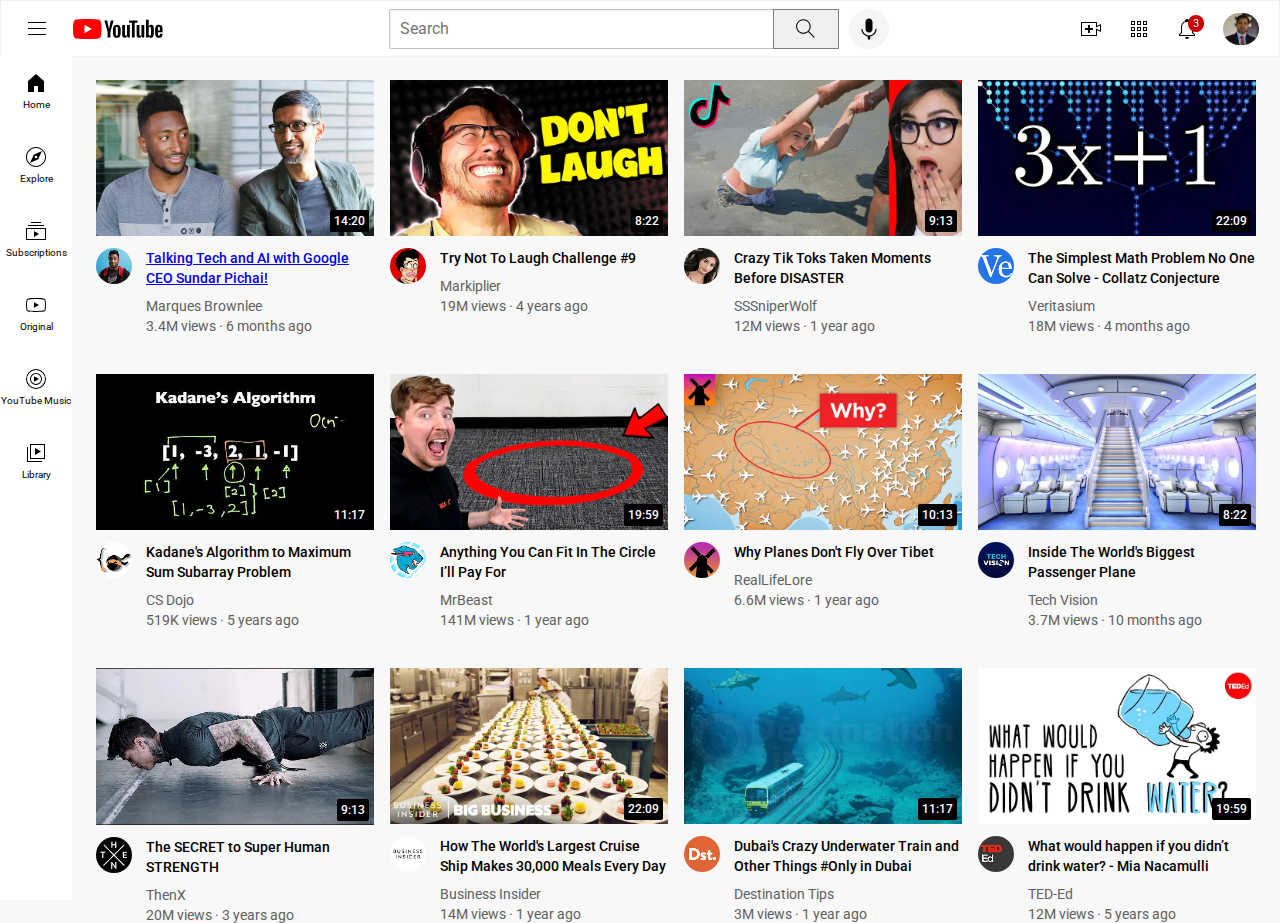
<file: index.html>
<!DOCTYPE html>

<head>
  <title>YouTube.com Clone</title>

  <link rel="preconnect" href="https://fonts.googleapis.com">
  <link rel="preconnect" href="https://fonts.gstatic.com" crossorigin>
  <link href="https://fonts.googleapis.com/css2?family=Roboto:ital,wght@0,100;0,300;0,400;0,500;0,700;0,900;1,100;1,300;1,400;1,500;1,700;1,900&display=swap" rel="stylesheet">

  <link rel="stylesheet" href="styles/header.css">
  <link rel="stylesheet" href="styles/general.css">
  <link rel="stylesheet" href="styles/video.css">
  <link rel="stylesheet" href="styles/sidebar.css">
</head>

<body>
  <div class="header">
    <div class="left-section">
      <img class="hamburger-menu" src="icons/hamburger-menu.svg">
      <img class="youtube-logo" src="icons/youtube-logo.svg">
    </div>

    <div class="middle-section">
      <input class="search-bar" type="text" placeholder="Search">
      <button class="search-button">
        <img class="search-icon" src="icons/search.svg"> 
        <div class="tooltip">Search</div>
      </button >
      <button class="voice-search-button">
        <img clas="voice-search-icon" src="icons/voice-search-icon.svg">
        <div class="tooltip">Search with your voice</div>
      </button>
    </div>
    <div class="right-section">
      <div class="upload-icon-container">
        <img class="upload-icon" src="icons/upload.svg">
        <div class="tooltip">Create</div>
      </div>
      <div class="youtube-apps-icon-container">
        <img class="youtube-apps-icon" src="icons/youtube-apps.svg">
        <div class="tooltip">YouTube apps</div>
      </div>
    
      <div class="notifications-icon-container">
        <img class="notifications-icon" src="icons/notifications.svg">
        <div class="tooltip">Notifications</div>
        <div class="notifications-count">3</div>
      </div>
      <img class="current-user-picture" src="channel-pictures/mukesh.jpg">
    </div>
  </div>
  
  <div class="sidebar">
    <div class="sidebar-link">
      <img src="icons/home.svg">
      <div>Home</div>
    </div>
    <div class="sidebar-link">
      <img src="icons/explore.svg">
      <div>Explore</div>
    </div>
    <div class="sidebar-link">
      <img src="icons/subscriptions.svg">
      <div>Subscriptions</div>
    </div>
    <div class="sidebar-link">
      <img src="icons/originals.svg">
      <div>Original</div>
    </div>
    <div class="sidebar-link">
      <img src="icons/youtube-music.svg">
      <div>YouTube Music</div>
    </div>
    <div class="sidebar-link">
      <img src="icons/library.svg">
      <div>Library</div>
    </div>
  </div>
<div class="video-grid">
  <div class="video-preview">
    <div class="thumbnail-row">
      <img class="thumbnail" src="thumbnails\thumbnail-1.webp">
      <div class="video-time">14:20</div>
    </div>
    <div class="channel-info-grid"> 
      <div class="channel-picture">
        <img class = "profile-picture" src="channel-pictures\channel-1.jpeg">
      </div>
      <div class = "video-info">
        <p class = "video-title">
          <a href="https://youtu.be/n2RNcPRtAiY?si=Jt8TqDCgQA2mBHvY"> 
            Talking Tech and AI with Google CEO Sundar Pichai!
          </a>
        </p>
        <p class = "video-author">
          Marques Brownlee
        </p>
        <p class ="video-stats">
          3.4M views &#xb7; 6 months ago
        </p>
      </div>
    </div>
  </div>

  <div class="video-preview">
    <div class="thumbnail-row">
      <img class="thumbnail" src="thumbnails\thumbnail-2.webp">
      <div class="video-time">8:22</div>
    </div>
    <div class="channel-info-grid"> 
      <div class="channel-picture">
        <img class = "profile-picture" src="channel-pictures\channel-2.jpeg">
      </div>
      <div class = "video-info">
        <p class = "video-title">
          Try Not To Laugh Challenge #9
        </p>

        <p class = "video-author">
          Markiplier
        </p>
        <p class ="video-stats">
          19M views &#xb7; 4 years ago
        </p>
      </div>
    </div> 
  </div>

  
  <div class="video-preview">
    <div class="thumbnail-row">
      <img class="thumbnail" src="thumbnails\thumbnail-3.webp">
      <div class="video-time">9:13</div>
    </div>
    <div class="channel-info-grid"> 
      <div class="channel-picture">
        <img class = "profile-picture" src="channel-pictures\channel-3.jpeg">
      </div>
      <div class = "video-info">
        <p class = "video-title">
          Crazy Tik Toks Taken Moments Before DISASTER
        </p>

        <p class = "video-author">
          SSSniperWolf
        </p>
        <p class ="video-stats">
          12M views &#xb7; 1 year ago
        </p>
      </div>
    </div>
  </div>

  <div class="video-preview">
    <div class="thumbnail-row">
      <img class="thumbnail" src="thumbnails\thumbnail-4.webp">
      <div class="video-time">22:09</div>
    </div>
    <div class="channel-info-grid"> 
      <div class="channel-picture">
        <img class = "profile-picture" src="channel-pictures\channel-4.jpeg">
      </div>
      <div class = "video-info">
        <p class = "video-title">
          The Simplest Math Problem No One Can Solve - Collatz Conjecture
        </p>

        <p class = "video-author">
          Veritasium
        </p>
        <p class ="video-stats">
          18M views &#xb7; 4 months ago
        </p>
      </div>
    </div>
  </div>

  
  <div class="video-preview">
    <div class="thumbnail-row">
      <img class="thumbnail" src="thumbnails\thumbnail-5.webp">
      <div class="video-time">11:17</div>
    </div>
    <div class="channel-info-grid"> 
      <div class="channel-picture">
        <img class = "profile-picture" src="channel-pictures\channel-5.jpeg">
      </div>
      <div class = "video-info">
        <p class = "video-title">
          Kadane's Algorithm to Maximum Sum Subarray Problem
        </p>

        <p class = "video-author">
          CS Dojo
        </p>
        <p class ="video-stats">
          519K views &#xb7; 5 years ago
        </p>
      </div>
    </div> 
  </div>

  <div class="video-preview">
    <div class="thumbnail-row">
      <img class="thumbnail" src="thumbnails\thumbnail-6.webp">
      <div class="video-time">19:59</div>
    </div>
    <div class="channel-info-grid"> 
      <div class="channel-picture">
        <img class = "profile-picture" src="channel-pictures\channel-6.jpeg">
      </div>
      <div class = "video-info">
        <p class = "video-title">
          Anything You Can Fit In The Circle I’ll Pay For
        </p>

        <p class = "video-author">
          MrBeast
        </p>
        <p class ="video-stats">
          141M views &#xb7; 1 year ago
        </p>
      </div>
    </div>
  </div>

  <div class="video-preview">
    <div class="thumbnail-row">
      <img class="thumbnail" src="thumbnails\thumbnail-7.webp">
      <div class="video-time">10:13</div>
    </div>
    <div class="channel-info-grid"> 
      <div class="channel-picture">
        <img class = "profile-picture" src="channel-pictures\channel-7.jpeg">
      </div>
      <div class = "video-info">
        <p class = "video-title">
          Why Planes Don't Fly Over Tibet
        </p>

        <p class = "video-author">
          RealLifeLore
        </p>
        <p class ="video-stats">
          6.6M views &#xb7; 1 year ago
        </p>
      </div>
    </div>
  </div>

  <div class="video-preview">
    <div class="thumbnail-row">
      <img class="thumbnail" src="thumbnails\thumbnail-8.webp">
      <div class="video-time">8:22</div>
    </div>
    <div class="channel-info-grid"> 
      <div class="channel-picture">
        <img class = "profile-picture" src="channel-pictures\channel-8.jpeg">
      </div>
      <div class = "video-info">
        <p class = "video-title">
          Inside The World's Biggest Passenger Plane
        </p>

        <p class = "video-author">
          Tech Vision
        </p>
        <p class ="video-stats">
          3.7M views &#xb7; 10 months ago
        </p>
      </div>
    </div> 
  </div>

  
  <div class="video-preview">
    <div class="thumbnail-row">
      <img class="thumbnail" src="thumbnails\thumbnail-9.webp">
      <div class="video-time">9:13</div>
    </div>
    <div class="channel-info-grid"> 
      <div class="channel-picture">
        <img class = "profile-picture" src="channel-pictures\channel-9.jpeg">
      </div>
      <div class = "video-info">
        <p class = "video-title">
          The SECRET to Super Human STRENGTH
        </p>

        <p class = "video-author">
          ThenX
        </p>
        <p class ="video-stats">
          20M views &#xb7; 3 years ago
        </p>
      </div>
    </div>
  </div>

  <div class="video-preview">
    <div class="thumbnail-row">
      <img class="thumbnail" src="thumbnails\thumbnail-10.webp">
      <div class="video-time">22:09</div>
    </div>
    <div class="channel-info-grid"> 
      <div class="channel-picture">
        <img class = "profile-picture" src="channel-pictures\channel-10.jpeg">
      </div>
      <div class = "video-info">
        <p class = "video-title">
          How The World's Largest Cruise Ship Makes 30,000 Meals Every Day
        </p>

        <p class = "video-author">
          Business Insider
        </p>
        <p class ="video-stats">
          14M views &#xb7; 1 year ago
        </p>
      </div>
    </div>
  </div>

  
  <div class="video-preview">
    <div class="thumbnail-row">
      <img class="thumbnail" src="thumbnails\thumbnail-11.webp">
      <div class="video-time">11:17</div>
    </div>
    <div class="channel-info-grid"> 
      <div class="channel-picture">
        <img class = "profile-picture" src="channel-pictures\channel-11.jpeg">
      </div>
      <div class = "video-info">
        <p class = "video-title">
          Dubai's Crazy Underwater Train and Other Things #Only in Dubai
        </p>

        <p class = "video-author">
          Destination Tips
        </p>
        <p class ="video-stats">
          3M views &#xb7; 1 year ago
        </p>
      </div>
    </div> 
  </div>

  <div class="video-preview">
    <div class="thumbnail-row">
      <img class="thumbnail" src="thumbnails\thumbnail-12.webp">
      <div class="video-time">19:59</div>
    </div>
    <div class="channel-info-grid"> 
      <div class="channel-picture">
        <img class = "profile-picture" src="channel-pictures\channel-12.jpeg">
      </div>
      <div class = "video-info">
        <p class = "video-title">
          What would happen if you didn’t drink water? - Mia Nacamulli
        </p>

        <p class = "video-author">
          TED-Ed
        </p>
        <p class ="video-stats">
          12M views &#xb7; 5 years ago
        </p>
      </div>
    </div>
  </div>

</div>

</body>
</html>
</file>
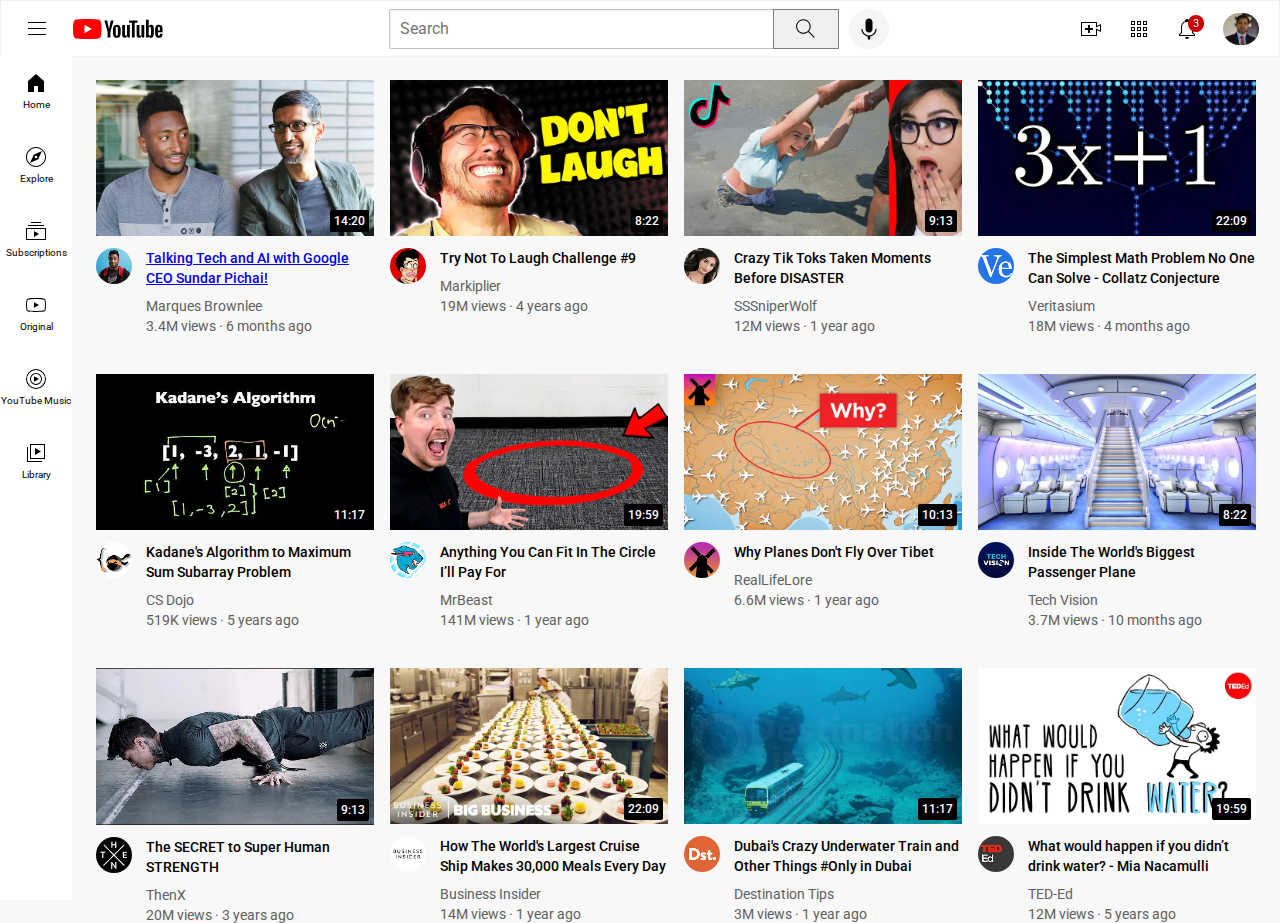
<file: youtube.html>
<!DOCTYPE html>

<head>
  <title>YouTube.com Clone</title>

  <link rel="preconnect" href="https://fonts.googleapis.com">
  <link rel="preconnect" href="https://fonts.gstatic.com" crossorigin>
  <link href="https://fonts.googleapis.com/css2?family=Roboto:ital,wght@0,100;0,300;0,400;0,500;0,700;0,900;1,100;1,300;1,400;1,500;1,700;1,900&display=swap" rel="stylesheet">

  <link rel="stylesheet" href="styles/header.css">
  <link rel="stylesheet" href="styles/general.css">
  <link rel="stylesheet" href="styles/video.css">
  <link rel="stylesheet" href="styles/sidebar.css">
</head>

<body>
  <div class="header">
    <div class="left-section">
      <img class="hamburger-menu" src="icons/hamburger-menu.svg">
      <img class="youtube-logo" src="icons/youtube-logo.svg">
    </div>

    <div class="middle-section">
      <input class="search-bar" type="text" placeholder="Search">
      <button class="search-button">
        <img class="search-icon" src="icons/search.svg"> 
        <div class="tooltip">Search</div>
      </button >
      <button class="voice-search-button">
        <img clas="voice-search-icon" src="icons/voice-search-icon.svg">
        <div class="tooltip">Search with your voice</div>
      </button>
    </div>
    <div class="right-section">
      <div class="upload-icon-container">
        <img class="upload-icon" src="icons/upload.svg">
        <div class="tooltip">Create</div>
      </div>
      <div class="youtube-apps-icon-container">
        <img class="youtube-apps-icon" src="icons/youtube-apps.svg">
        <div class="tooltip">YouTube apps</div>
      </div>
    
      <div class="notifications-icon-container">
        <img class="notifications-icon" src="icons/notifications.svg">
        <div class="tooltip">Notifications</div>
        <div class="notifications-count">3</div>
      </div>
      <img class="current-user-picture" src="channel-pictures/mukesh.jpg">
    </div>
  </div>
  
  <div class="sidebar">
    <div class="sidebar-link">
      <img src="icons/home.svg">
      <div>Home</div>
    </div>
    <div class="sidebar-link">
      <img src="icons/explore.svg">
      <div>Explore</div>
    </div>
    <div class="sidebar-link">
      <img src="icons/subscriptions.svg">
      <div>Subscriptions</div>
    </div>
    <div class="sidebar-link">
      <img src="icons/originals.svg">
      <div>Original</div>
    </div>
    <div class="sidebar-link">
      <img src="icons/youtube-music.svg">
      <div>YouTube Music</div>
    </div>
    <div class="sidebar-link">
      <img src="icons/library.svg">
      <div>Library</div>
    </div>
  </div>
<div class="video-grid">
  <div class="video-preview">
    <div class="thumbnail-row">
      <img class="thumbnail" src="thumbnails\thumbnail-1.webp">
      <div class="video-time">14:20</div>
    </div>
    <div class="channel-info-grid"> 
      <div class="channel-picture">
        <img class = "profile-picture" src="channel-pictures\channel-1.jpeg">
      </div>
      <div class = "video-info">
        <p class = "video-title">
          <a href="https://youtu.be/n2RNcPRtAiY?si=Jt8TqDCgQA2mBHvY"> 
            Talking Tech and AI with Google CEO Sundar Pichai!
          </a>
        </p>
        <p class = "video-author">
          Marques Brownlee
        </p>
        <p class ="video-stats">
          3.4M views &#xb7; 6 months ago
        </p>
      </div>
    </div>
  </div>

  <div class="video-preview">
    <div class="thumbnail-row">
      <img class="thumbnail" src="thumbnails\thumbnail-2.webp">
      <div class="video-time">8:22</div>
    </div>
    <div class="channel-info-grid"> 
      <div class="channel-picture">
        <img class = "profile-picture" src="channel-pictures\channel-2.jpeg">
      </div>
      <div class = "video-info">
        <p class = "video-title">
          Try Not To Laugh Challenge #9
        </p>

        <p class = "video-author">
          Markiplier
        </p>
        <p class ="video-stats">
          19M views &#xb7; 4 years ago
        </p>
      </div>
    </div> 
  </div>

  
  <div class="video-preview">
    <div class="thumbnail-row">
      <img class="thumbnail" src="thumbnails\thumbnail-3.webp">
      <div class="video-time">9:13</div>
    </div>
    <div class="channel-info-grid"> 
      <div class="channel-picture">
        <img class = "profile-picture" src="channel-pictures\channel-3.jpeg">
      </div>
      <div class = "video-info">
        <p class = "video-title">
          Crazy Tik Toks Taken Moments Before DISASTER
        </p>

        <p class = "video-author">
          SSSniperWolf
        </p>
        <p class ="video-stats">
          12M views &#xb7; 1 year ago
        </p>
      </div>
    </div>
  </div>

  <div class="video-preview">
    <div class="thumbnail-row">
      <img class="thumbnail" src="thumbnails\thumbnail-4.webp">
      <div class="video-time">22:09</div>
    </div>
    <div class="channel-info-grid"> 
      <div class="channel-picture">
        <img class = "profile-picture" src="channel-pictures\channel-4.jpeg">
      </div>
      <div class = "video-info">
        <p class = "video-title">
          The Simplest Math Problem No One Can Solve - Collatz Conjecture
        </p>

        <p class = "video-author">
          Veritasium
        </p>
        <p class ="video-stats">
          18M views &#xb7; 4 months ago
        </p>
      </div>
    </div>
  </div>

  
  <div class="video-preview">
    <div class="thumbnail-row">
      <img class="thumbnail" src="thumbnails\thumbnail-5.webp">
      <div class="video-time">11:17</div>
    </div>
    <div class="channel-info-grid"> 
      <div class="channel-picture">
        <img class = "profile-picture" src="channel-pictures\channel-5.jpeg">
      </div>
      <div class = "video-info">
        <p class = "video-title">
          Kadane's Algorithm to Maximum Sum Subarray Problem
        </p>

        <p class = "video-author">
          CS Dojo
        </p>
        <p class ="video-stats">
          519K views &#xb7; 5 years ago
        </p>
      </div>
    </div> 
  </div>

  <div class="video-preview">
    <div class="thumbnail-row">
      <img class="thumbnail" src="thumbnails\thumbnail-6.webp">
      <div class="video-time">19:59</div>
    </div>
    <div class="channel-info-grid"> 
      <div class="channel-picture">
        <img class = "profile-picture" src="channel-pictures\channel-6.jpeg">
      </div>
      <div class = "video-info">
        <p class = "video-title">
          Anything You Can Fit In The Circle I’ll Pay For
        </p>

        <p class = "video-author">
          MrBeast
        </p>
        <p class ="video-stats">
          141M views &#xb7; 1 year ago
        </p>
      </div>
    </div>
  </div>

  <div class="video-preview">
    <div class="thumbnail-row">
      <img class="thumbnail" src="thumbnails\thumbnail-7.webp">
      <div class="video-time">10:13</div>
    </div>
    <div class="channel-info-grid"> 
      <div class="channel-picture">
        <img class = "profile-picture" src="channel-pictures\channel-7.jpeg">
      </div>
      <div class = "video-info">
        <p class = "video-title">
          Why Planes Don't Fly Over Tibet
        </p>

        <p class = "video-author">
          RealLifeLore
        </p>
        <p class ="video-stats">
          6.6M views &#xb7; 1 year ago
        </p>
      </div>
    </div>
  </div>

  <div class="video-preview">
    <div class="thumbnail-row">
      <img class="thumbnail" src="thumbnails\thumbnail-8.webp">
      <div class="video-time">8:22</div>
    </div>
    <div class="channel-info-grid"> 
      <div class="channel-picture">
        <img class = "profile-picture" src="channel-pictures\channel-8.jpeg">
      </div>
      <div class = "video-info">
        <p class = "video-title">
          Inside The World's Biggest Passenger Plane
        </p>

        <p class = "video-author">
          Tech Vision
        </p>
        <p class ="video-stats">
          3.7M views &#xb7; 10 months ago
        </p>
      </div>
    </div> 
  </div>

  
  <div class="video-preview">
    <div class="thumbnail-row">
      <img class="thumbnail" src="thumbnails\thumbnail-9.webp">
      <div class="video-time">9:13</div>
    </div>
    <div class="channel-info-grid"> 
      <div class="channel-picture">
        <img class = "profile-picture" src="channel-pictures\channel-9.jpeg">
      </div>
      <div class = "video-info">
        <p class = "video-title">
          The SECRET to Super Human STRENGTH
        </p>

        <p class = "video-author">
          ThenX
        </p>
        <p class ="video-stats">
          20M views &#xb7; 3 years ago
        </p>
      </div>
    </div>
  </div>

  <div class="video-preview">
    <div class="thumbnail-row">
      <img class="thumbnail" src="thumbnails\thumbnail-10.webp">
      <div class="video-time">22:09</div>
    </div>
    <div class="channel-info-grid"> 
      <div class="channel-picture">
        <img class = "profile-picture" src="channel-pictures\channel-10.jpeg">
      </div>
      <div class = "video-info">
        <p class = "video-title">
          How The World's Largest Cruise Ship Makes 30,000 Meals Every Day
        </p>

        <p class = "video-author">
          Business Insider
        </p>
        <p class ="video-stats">
          14M views &#xb7; 1 year ago
        </p>
      </div>
    </div>
  </div>

  
  <div class="video-preview">
    <div class="thumbnail-row">
      <img class="thumbnail" src="thumbnails\thumbnail-11.webp">
      <div class="video-time">11:17</div>
    </div>
    <div class="channel-info-grid"> 
      <div class="channel-picture">
        <img class = "profile-picture" src="channel-pictures\channel-11.jpeg">
      </div>
      <div class = "video-info">
        <p class = "video-title">
          Dubai's Crazy Underwater Train and Other Things #Only in Dubai
        </p>

        <p class = "video-author">
          Destination Tips
        </p>
        <p class ="video-stats">
          3M views &#xb7; 1 year ago
        </p>
      </div>
    </div> 
  </div>

  <div class="video-preview">
    <div class="thumbnail-row">
      <img class="thumbnail" src="thumbnails\thumbnail-12.webp">
      <div class="video-time">19:59</div>
    </div>
    <div class="channel-info-grid"> 
      <div class="channel-picture">
        <img class = "profile-picture" src="channel-pictures\channel-12.jpeg">
      </div>
      <div class = "video-info">
        <p class = "video-title">
          What would happen if you didn’t drink water? - Mia Nacamulli
        </p>

        <p class = "video-author">
          TED-Ed
        </p>
        <p class ="video-stats">
          12M views &#xb7; 5 years ago
        </p>
      </div>
    </div>
  </div>

</div>

</body>
</html>
</file>
<file: styles/header.css>
.header {
  height: 55px;
  display: flex;
  flex-direction: row;
  justify-content: space-between;

  position: fixed;
  top: 0;
  left: 0;
  right: 0;
  z-index: 100;
  background: white;
  border: 1px solid rgb(240, 240, 240);
}

.left-section {
  display: flex;
  align-items: center;
}

.hamburger-menu {
  height: 24px;
  margin-left: 24px;
  margin-right: 24px;
}

.youtube-logo {
  height: 20px;
}

.middle-section {
  flex: 1;
  margin-left: 70px;
  margin-right: 35px;
  max-width: 500px;
  display: flex;
  align-items: center;
}

.search-bar {
  flex: 1;
  height: 36px;
  padding-left: 10px;
  font-size: 16px;
  border-width: 1px;
  border-style: solid;
  border-color: rgb(192, 192, 192);
  border-radius: 2px;
  box-shadow: inset 1px 2px 3px rgba(0, 0, 0, 0.05);
  width: 0;
}

.search-bar::placeholder {
  font-family: Roboto, Arial;
  font-size: 16px;
}

.search-button {
  height: 40px;
  width: 66px;
  background-color: rgb(240, 240, 240);
  border-width: 1px;
  border-style: solid;
  border-color: gray;
  margin-left: -1px;
  margin-right: 10px;
}

.search-button,
.voice-search-button,
.upload-icon-container,
.youtube-apps-icon-container,
.notifications-icon-container {
  position: relative;
  display: flex;
  align-items: center;
  justify-content: center;
}

.search-button .tooltip,
.voice-search-button .tooltip,
.upload-icon-container .tooltip,
.youtube-apps-icon-container .tooltip,
.notifications-icon-container .tooltip {
  font-family: Roboto, Arial;
  position: absolute;
  background-color: grey;
  color: white;
  padding-top: 4px;
  padding-bottom: 4px;
  padding-left: 8px;
  padding-right: 8px;
  border-radius: 2px;
  font-size: 12 px;
  bottom: -30px;
  opacity: 0;
  transition: opacity 0.15s;
  pointer-events: none;
  white-space: nowrap;
}

.search-button:hover .tooltip,
.voice-search-button:hover .tooltip,
.upload-icon-container:hover .tooltip,
.youtube-apps-icon-container:hover .tooltip,
.notifications-icon-container:hover .tooltip {
  opacity: 1;
}

.search-icon {
  height: 25px;
}

.voice-search-button {
  height: 40px;
  width: 40px;
  border-radius: 20px;
  border: none;
  background-color: rgb(245, 245, 245);
}

.voice-search-icon {
  height: 24px;
}

.right-section {
  width: 180px;
  margin-right: 20px;
  display: flex;
  align-items: center;
  justify-content: space-between;
  flex-shrink: 0;
}

.upload-icon {
  height: 24px;
}

.youtube-apps-icon {
  height: 24px;
}

.notifications-icon {
  height: 24px;
}

.notifications-icon-container {
  position: relative;
}

.notifications-count {
  position: absolute;
  top: -2px;
  right: -5px;
  background-color: rgb(200, 0, 0);
  color: white;
  font-family: Roboto, Arial;
  font-size: 11px;
  padding-top: 2px;
  padding-bottom: 2px;
  padding-right: 5px;
  padding-left: 5px;
  border-radius: 10px;
}

.current-user-picture {
  height: 32px;
  border-radius: 16px;
}
</file>
<file: styles/general.css>
p {
  font-family: Roboto, Arial;
  margin-top: 0;
  margin-bottom: 0;
}

body {
  margin: 0;
  padding-top: 80px;
  padding-left: 96px;
  padding-right: 24px;
  background-color: rgb(248, 248, 248);
}
</file>
<file: styles/video.css>
.thumbnail {
  width: 100%;
}

.video-author,
.video-stats {
  display: block;
}

.channel-info-grid {
  display: grid;
  grid-template-columns: 50px 1fr;
}

.profile-picture {
  width: 36px;
  border-radius: 50px;
}

.video-title {
  margin-top: 0;
  font-size: 14px;
  font-weight: 500;
  line-height: 20px;
  margin-bottom: 10px;
}

.thumbnail-row {
  margin-bottom: 8px;
  position: relative;
}

.video-author,
.video-stats {
  font-size: 14px;
  color: rgb(96, 96, 96);
}

.video-author {
  margin-bottom: 4px;
}

.video-grid {
  display: grid;
  grid-template-columns: 1fr 1fr 1fr;
  column-gap: 16px;
  row-gap: 40px;
}

@media (max-width: 750px) {
  .video-grid {
    grid-template-columns: 1fr 1fr;
  }
}

@media (min-width: 1000px) {
  .video-grid {
    grid-template-columns: 1fr 1fr 1fr 1fr;
  }
}
.video-time {
  font-family: Roboto, Arial;
  font-size: 12px;
  font-weight: 500;
  padding: 4px;
  border-radius: 2px;
  background-color: black;
  color: white;
  position: absolute;
  bottom: 8px;
  right: 5px;
}
</file>
<file: styles/sidebar.css>
.sidebar {
  position: fixed;
  top: 55px;
  bottom: 0;
  left: 0;
  background-color: white;
  width: 72px;
  z-index: 200;
  padding-top: 5px;
}

.sidebar-link {
  height: 74px;
  display: flex;
  justify-content: center;
  align-items: center;
  flex-direction: column;
  cursor: pointer;
}

.sidebar-link:hover {
  background-color: rgb(235, 234, 234);
}

.sidebar-link img {
  height: 24px;
  margin-bottom: 4px;
}

.sidebar-link div {
  font-family: Roboto, Arial;
  font-size: 10px;
  height: 24px;
}
</file>
